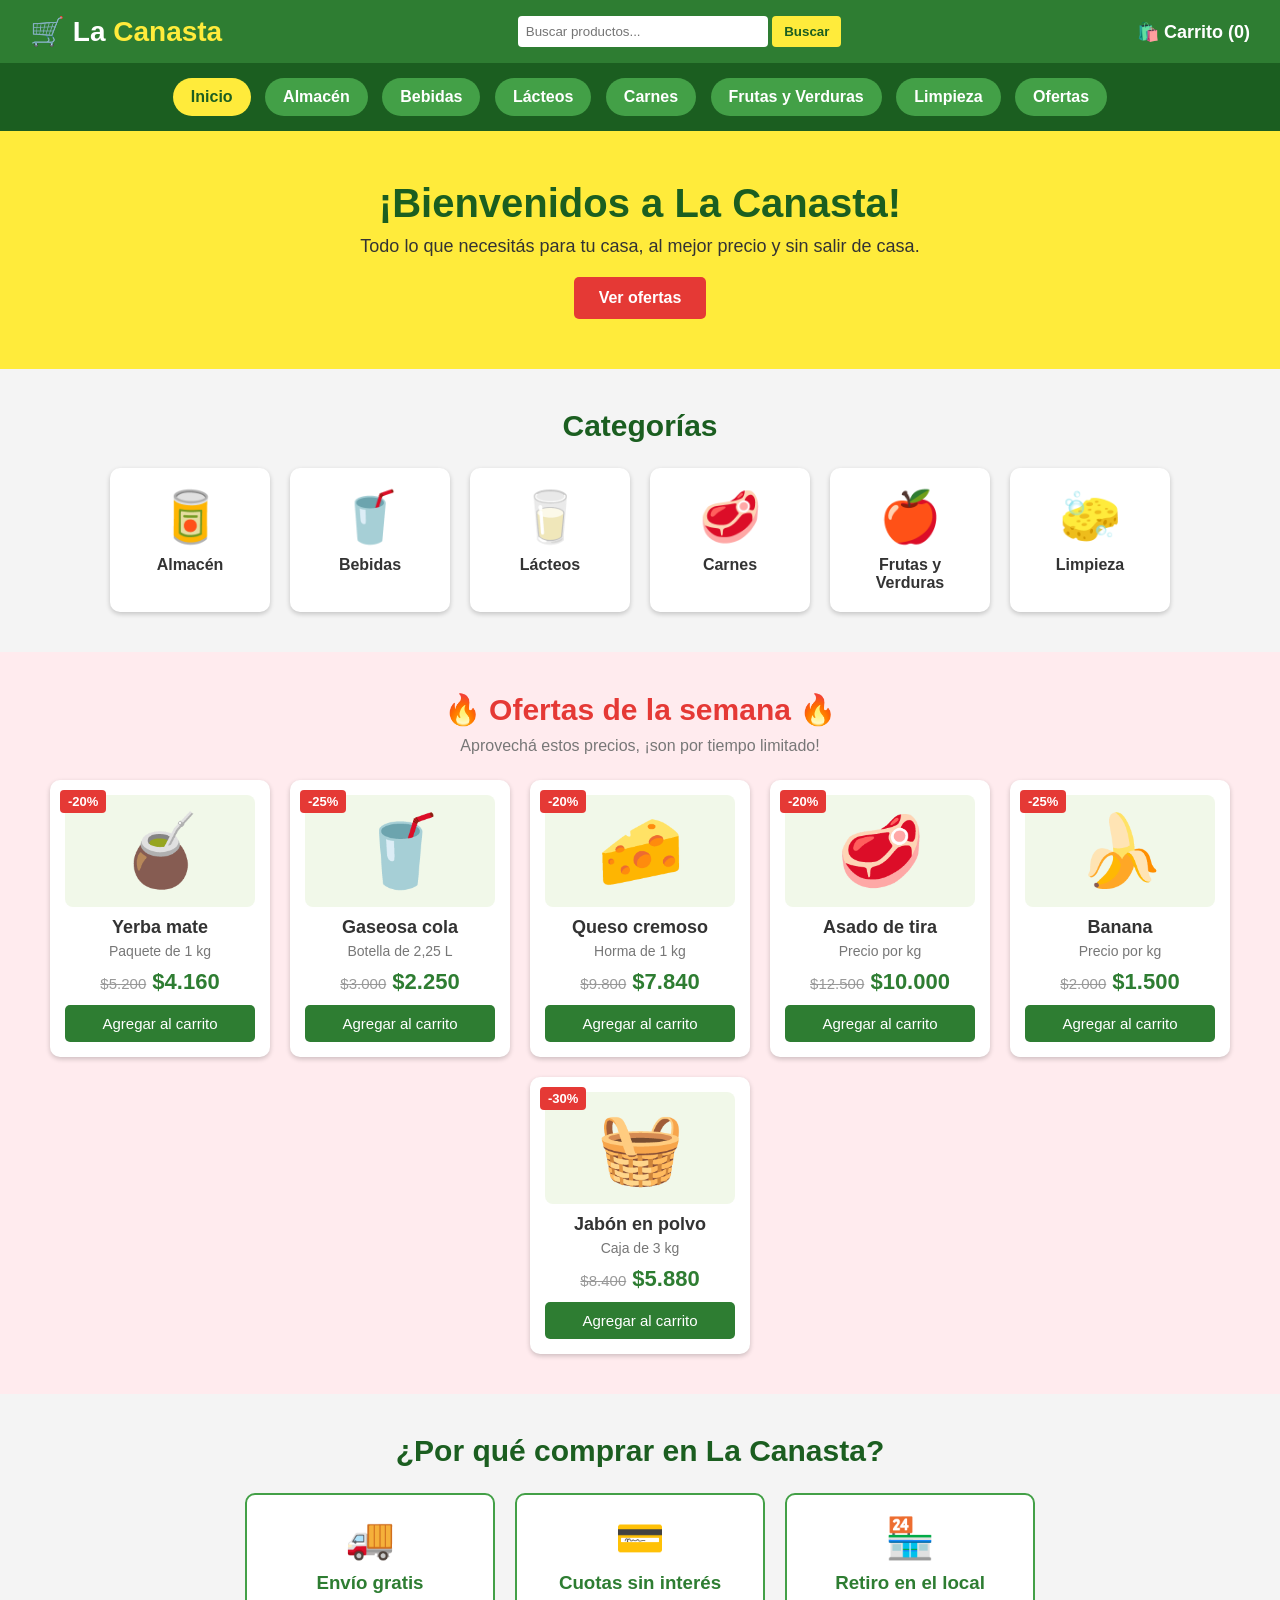
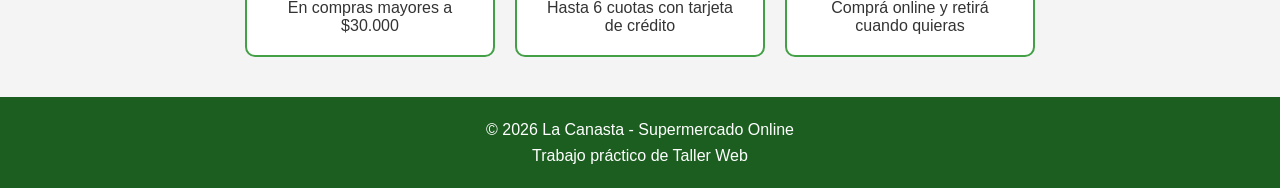
<file: index.html>
<!DOCTYPE html>
<html lang="es">
<head>
  <meta charset="UTF-8">
  <meta name="viewport" content="width=device-width, initial-scale=1.0">
  <title>La Canasta - Supermercado Online</title>
  <link rel="stylesheet" href="css/estilos.css">
</head>
<body>

  <!-- Encabezado -->
  <header class="encabezado">
    <a href="index.html" class="logo">🛒 La <span>Canasta</span></a>

    <form class="buscador">
      <input type="text" placeholder="Buscar productos...">
      <button type="submit">Buscar</button>
    </form>

    <a href="#" class="carrito">🛍️ Carrito (0)</a>
  </header>

  <!-- Menu de categorias -->
  <nav class="menu">
    <a href="index.html" class="activo">Inicio</a>
    <a href="almacen.html">Almacén</a>
    <a href="bebidas.html">Bebidas</a>
    <a href="lacteos.html">Lácteos</a>
    <a href="carnes.html">Carnes</a>
    <a href="frutas-verduras.html">Frutas y Verduras</a>
    <a href="limpieza.html">Limpieza</a>
    <a href="index.html#ofertas">Ofertas</a>
  </nav>

  <!-- Banner principal -->
  <section class="banner">
    <h1>¡Bienvenidos a La Canasta!</h1>
    <p>Todo lo que necesitás para tu casa, al mejor precio y sin salir de casa.</p>
    <a href="#ofertas" class="boton">Ver ofertas</a>
  </section>

  <!-- Categorias -->
  <section class="seccion">
    <h2>Categorías</h2>

    <div class="categorias">
      <a href="almacen.html" class="categoria">
        <div class="icono">🥫</div>
        Almacén
      </a>
      <a href="bebidas.html" class="categoria">
        <div class="icono">🥤</div>
        Bebidas
      </a>
      <a href="lacteos.html" class="categoria">
        <div class="icono">🥛</div>
        Lácteos
      </a>
      <a href="carnes.html" class="categoria">
        <div class="icono">🥩</div>
        Carnes
      </a>
      <a href="frutas-verduras.html" class="categoria">
        <div class="icono">🍎</div>
        Frutas y Verduras
      </a>
      <a href="limpieza.html" class="categoria">
        <div class="icono">🧽</div>
        Limpieza
      </a>
    </div>
  </section>

  <!-- Ofertas -->
  <section class="seccion ofertas" id="ofertas">
    <h2>🔥 Ofertas de la semana 🔥</h2>
    <p class="subtitulo">Aprovechá estos precios, ¡son por tiempo limitado!</p>

    <div class="productos">
      <div class="producto">
        <span class="etiqueta-oferta">-20%</span>
        <div class="imagen">🧉</div>
        <h3>Yerba mate</h3>
        <p class="descripcion">Paquete de 1 kg</p>
        <p class="precio"><span class="precio-viejo">$5.200</span> $4.160</p>
        <button class="boton-agregar">Agregar al carrito</button>
      </div>

      <div class="producto">
        <span class="etiqueta-oferta">-25%</span>
        <div class="imagen">🥤</div>
        <h3>Gaseosa cola</h3>
        <p class="descripcion">Botella de 2,25 L</p>
        <p class="precio"><span class="precio-viejo">$3.000</span> $2.250</p>
        <button class="boton-agregar">Agregar al carrito</button>
      </div>

      <div class="producto">
        <span class="etiqueta-oferta">-20%</span>
        <div class="imagen">🧀</div>
        <h3>Queso cremoso</h3>
        <p class="descripcion">Horma de 1 kg</p>
        <p class="precio"><span class="precio-viejo">$9.800</span> $7.840</p>
        <button class="boton-agregar">Agregar al carrito</button>
      </div>

      <div class="producto">
        <span class="etiqueta-oferta">-20%</span>
        <div class="imagen">🥩</div>
        <h3>Asado de tira</h3>
        <p class="descripcion">Precio por kg</p>
        <p class="precio"><span class="precio-viejo">$12.500</span> $10.000</p>
        <button class="boton-agregar">Agregar al carrito</button>
      </div>

      <div class="producto">
        <span class="etiqueta-oferta">-25%</span>
        <div class="imagen">🍌</div>
        <h3>Banana</h3>
        <p class="descripcion">Precio por kg</p>
        <p class="precio"><span class="precio-viejo">$2.000</span> $1.500</p>
        <button class="boton-agregar">Agregar al carrito</button>
      </div>

      <div class="producto">
        <span class="etiqueta-oferta">-30%</span>
        <div class="imagen">🧺</div>
        <h3>Jabón en polvo</h3>
        <p class="descripcion">Caja de 3 kg</p>
        <p class="precio"><span class="precio-viejo">$8.400</span> $5.880</p>
        <button class="boton-agregar">Agregar al carrito</button>
      </div>
    </div>
  </section>

  <!-- Beneficios -->
  <section class="seccion">
    <h2>¿Por qué comprar en La Canasta?</h2>

    <div class="beneficios">
      <div class="beneficio">
        <div class="icono">🚚</div>
        <h3>Envío gratis</h3>
        <p>En compras mayores a $30.000</p>
      </div>
      <div class="beneficio">
        <div class="icono">💳</div>
        <h3>Cuotas sin interés</h3>
        <p>Hasta 6 cuotas con tarjeta de crédito</p>
      </div>
      <div class="beneficio">
        <div class="icono">🏪</div>
        <h3>Retiro en el local</h3>
        <p>Comprá online y retirá cuando quieras</p>
      </div>
    </div>
  </section>

  <!-- Pie de pagina -->
  <footer class="pie">
    <p>© 2026 La Canasta - Supermercado Online</p>
    <p>Trabajo práctico de Taller Web</p>
  </footer>

</body>
</html>
</file>
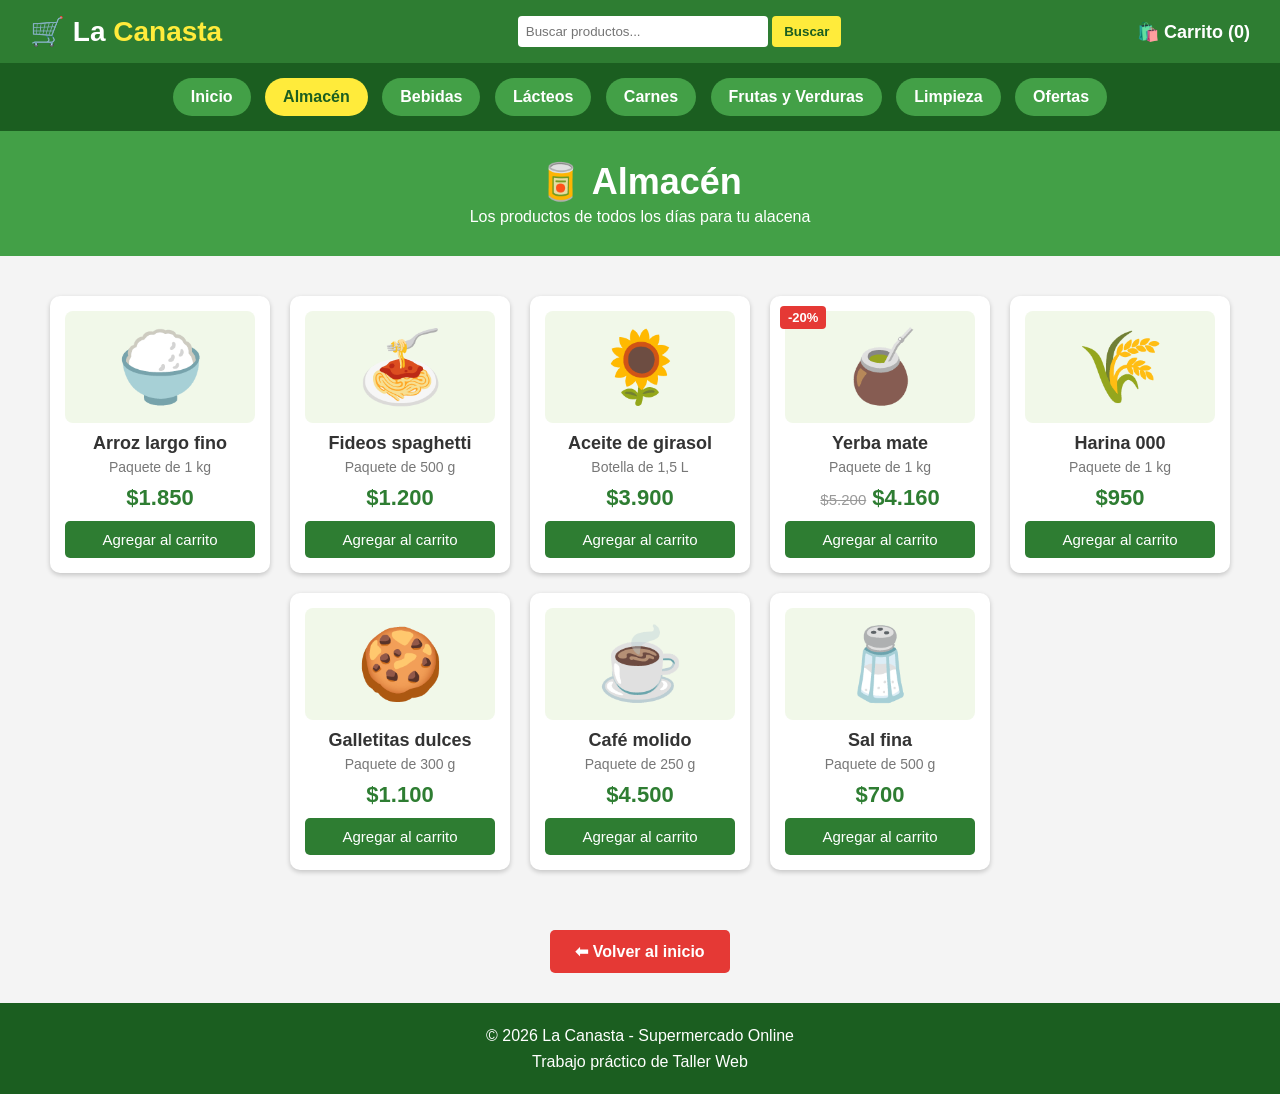
<file: almacen.html>
<!DOCTYPE html>
<html lang="es">
<head>
  <meta charset="UTF-8">
  <meta name="viewport" content="width=device-width, initial-scale=1.0">
  <title>Almacén - La Canasta</title>
  <link rel="stylesheet" href="css/estilos.css">
</head>
<body>

  <!-- Encabezado -->
  <header class="encabezado">
    <a href="index.html" class="logo">🛒 La <span>Canasta</span></a>

    <form class="buscador">
      <input type="text" placeholder="Buscar productos...">
      <button type="submit">Buscar</button>
    </form>

    <a href="#" class="carrito">🛍️ Carrito (0)</a>
  </header>

  <!-- Menu de categorias -->
  <nav class="menu">
    <a href="index.html">Inicio</a>
    <a href="almacen.html" class="activo">Almacén</a>
    <a href="bebidas.html">Bebidas</a>
    <a href="lacteos.html">Lácteos</a>
    <a href="carnes.html">Carnes</a>
    <a href="frutas-verduras.html">Frutas y Verduras</a>
    <a href="limpieza.html">Limpieza</a>
    <a href="index.html#ofertas">Ofertas</a>
  </nav>

  <!-- Titulo de la categoria -->
  <section class="titulo-categoria">
    <h1>🥫 Almacén</h1>
    <p>Los productos de todos los días para tu alacena</p>
  </section>

  <!-- Productos -->
  <section class="seccion">
    <div class="productos">
      <div class="producto">
        <div class="imagen">🍚</div>
        <h3>Arroz largo fino</h3>
        <p class="descripcion">Paquete de 1 kg</p>
        <p class="precio">$1.850</p>
        <button class="boton-agregar">Agregar al carrito</button>
      </div>

      <div class="producto">
        <div class="imagen">🍝</div>
        <h3>Fideos spaghetti</h3>
        <p class="descripcion">Paquete de 500 g</p>
        <p class="precio">$1.200</p>
        <button class="boton-agregar">Agregar al carrito</button>
      </div>

      <div class="producto">
        <div class="imagen">🌻</div>
        <h3>Aceite de girasol</h3>
        <p class="descripcion">Botella de 1,5 L</p>
        <p class="precio">$3.900</p>
        <button class="boton-agregar">Agregar al carrito</button>
      </div>

      <div class="producto">
        <span class="etiqueta-oferta">-20%</span>
        <div class="imagen">🧉</div>
        <h3>Yerba mate</h3>
        <p class="descripcion">Paquete de 1 kg</p>
        <p class="precio"><span class="precio-viejo">$5.200</span> $4.160</p>
        <button class="boton-agregar">Agregar al carrito</button>
      </div>

      <div class="producto">
        <div class="imagen">🌾</div>
        <h3>Harina 000</h3>
        <p class="descripcion">Paquete de 1 kg</p>
        <p class="precio">$950</p>
        <button class="boton-agregar">Agregar al carrito</button>
      </div>

      <div class="producto">
        <div class="imagen">🍪</div>
        <h3>Galletitas dulces</h3>
        <p class="descripcion">Paquete de 300 g</p>
        <p class="precio">$1.100</p>
        <button class="boton-agregar">Agregar al carrito</button>
      </div>

      <div class="producto">
        <div class="imagen">☕</div>
        <h3>Café molido</h3>
        <p class="descripcion">Paquete de 250 g</p>
        <p class="precio">$4.500</p>
        <button class="boton-agregar">Agregar al carrito</button>
      </div>

      <div class="producto">
        <div class="imagen">🧂</div>
        <h3>Sal fina</h3>
        <p class="descripcion">Paquete de 500 g</p>
        <p class="precio">$700</p>
        <button class="boton-agregar">Agregar al carrito</button>
      </div>
    </div>
  </section>

  <div class="volver">
    <a href="index.html" class="boton">⬅ Volver al inicio</a>
  </div>

  <!-- Pie de pagina -->
  <footer class="pie">
    <p>© 2026 La Canasta - Supermercado Online</p>
    <p>Trabajo práctico de Taller Web</p>
  </footer>

</body>
</html>
</file>
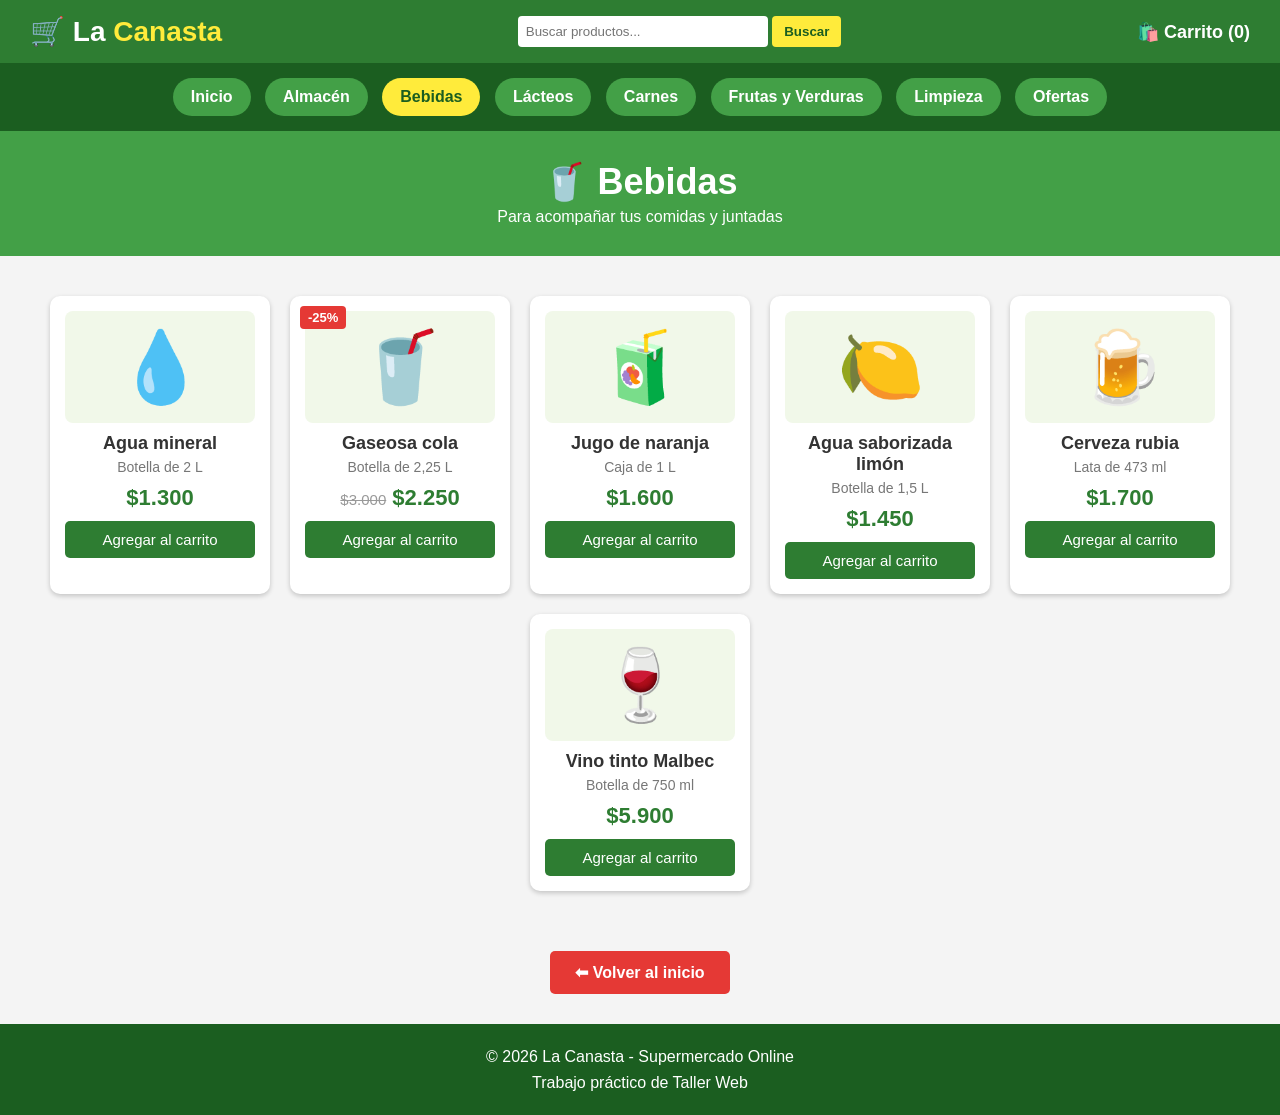
<file: bebidas.html>
<!DOCTYPE html>
<html lang="es">
<head>
  <meta charset="UTF-8">
  <meta name="viewport" content="width=device-width, initial-scale=1.0">
  <title>Bebidas - La Canasta</title>
  <link rel="stylesheet" href="css/estilos.css">
</head>
<body>

  <!-- Encabezado -->
  <header class="encabezado">
    <a href="index.html" class="logo">🛒 La <span>Canasta</span></a>

    <form class="buscador">
      <input type="text" placeholder="Buscar productos...">
      <button type="submit">Buscar</button>
    </form>

    <a href="#" class="carrito">🛍️ Carrito (0)</a>
  </header>

  <!-- Menu de categorias -->
  <nav class="menu">
    <a href="index.html">Inicio</a>
    <a href="almacen.html">Almacén</a>
    <a href="bebidas.html" class="activo">Bebidas</a>
    <a href="lacteos.html">Lácteos</a>
    <a href="carnes.html">Carnes</a>
    <a href="frutas-verduras.html">Frutas y Verduras</a>
    <a href="limpieza.html">Limpieza</a>
    <a href="index.html#ofertas">Ofertas</a>
  </nav>

  <!-- Titulo de la categoria -->
  <section class="titulo-categoria">
    <h1>🥤 Bebidas</h1>
    <p>Para acompañar tus comidas y juntadas</p>
  </section>

  <!-- Productos -->
  <section class="seccion">
    <div class="productos">
      <div class="producto">
        <div class="imagen">💧</div>
        <h3>Agua mineral</h3>
        <p class="descripcion">Botella de 2 L</p>
        <p class="precio">$1.300</p>
        <button class="boton-agregar">Agregar al carrito</button>
      </div>

      <div class="producto">
        <span class="etiqueta-oferta">-25%</span>
        <div class="imagen">🥤</div>
        <h3>Gaseosa cola</h3>
        <p class="descripcion">Botella de 2,25 L</p>
        <p class="precio"><span class="precio-viejo">$3.000</span> $2.250</p>
        <button class="boton-agregar">Agregar al carrito</button>
      </div>

      <div class="producto">
        <div class="imagen">🧃</div>
        <h3>Jugo de naranja</h3>
        <p class="descripcion">Caja de 1 L</p>
        <p class="precio">$1.600</p>
        <button class="boton-agregar">Agregar al carrito</button>
      </div>

      <div class="producto">
        <div class="imagen">🍋</div>
        <h3>Agua saborizada limón</h3>
        <p class="descripcion">Botella de 1,5 L</p>
        <p class="precio">$1.450</p>
        <button class="boton-agregar">Agregar al carrito</button>
      </div>

      <div class="producto">
        <div class="imagen">🍺</div>
        <h3>Cerveza rubia</h3>
        <p class="descripcion">Lata de 473 ml</p>
        <p class="precio">$1.700</p>
        <button class="boton-agregar">Agregar al carrito</button>
      </div>

      <div class="producto">
        <div class="imagen">🍷</div>
        <h3>Vino tinto Malbec</h3>
        <p class="descripcion">Botella de 750 ml</p>
        <p class="precio">$5.900</p>
        <button class="boton-agregar">Agregar al carrito</button>
      </div>
    </div>
  </section>

  <div class="volver">
    <a href="index.html" class="boton">⬅ Volver al inicio</a>
  </div>

  <!-- Pie de pagina -->
  <footer class="pie">
    <p>© 2026 La Canasta - Supermercado Online</p>
    <p>Trabajo práctico de Taller Web</p>
  </footer>

</body>
</html>
</file>
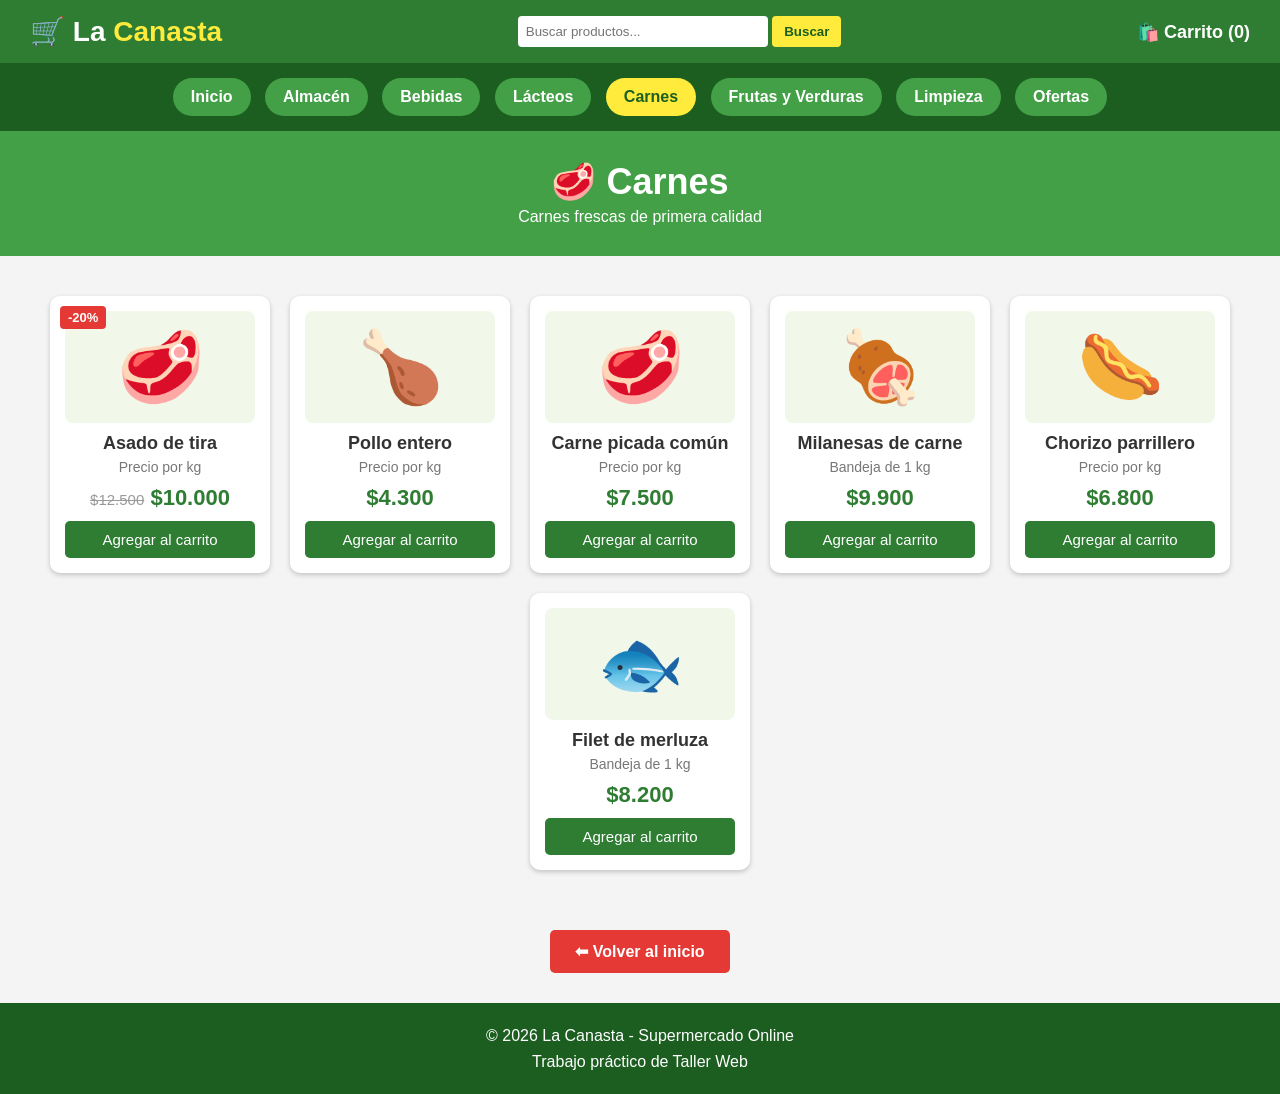
<file: carnes.html>
<!DOCTYPE html>
<html lang="es">
<head>
  <meta charset="UTF-8">
  <meta name="viewport" content="width=device-width, initial-scale=1.0">
  <title>Carnes - La Canasta</title>
  <link rel="stylesheet" href="css/estilos.css">
</head>
<body>

  <!-- Encabezado -->
  <header class="encabezado">
    <a href="index.html" class="logo">🛒 La <span>Canasta</span></a>

    <form class="buscador">
      <input type="text" placeholder="Buscar productos...">
      <button type="submit">Buscar</button>
    </form>

    <a href="#" class="carrito">🛍️ Carrito (0)</a>
  </header>

  <!-- Menu de categorias -->
  <nav class="menu">
    <a href="index.html">Inicio</a>
    <a href="almacen.html">Almacén</a>
    <a href="bebidas.html">Bebidas</a>
    <a href="lacteos.html">Lácteos</a>
    <a href="carnes.html" class="activo">Carnes</a>
    <a href="frutas-verduras.html">Frutas y Verduras</a>
    <a href="limpieza.html">Limpieza</a>
    <a href="index.html#ofertas">Ofertas</a>
  </nav>

  <!-- Titulo de la categoria -->
  <section class="titulo-categoria">
    <h1>🥩 Carnes</h1>
    <p>Carnes frescas de primera calidad</p>
  </section>

  <!-- Productos -->
  <section class="seccion">
    <div class="productos">
      <div class="producto">
        <span class="etiqueta-oferta">-20%</span>
        <div class="imagen">🥩</div>
        <h3>Asado de tira</h3>
        <p class="descripcion">Precio por kg</p>
        <p class="precio"><span class="precio-viejo">$12.500</span> $10.000</p>
        <button class="boton-agregar">Agregar al carrito</button>
      </div>

      <div class="producto">
        <div class="imagen">🍗</div>
        <h3>Pollo entero</h3>
        <p class="descripcion">Precio por kg</p>
        <p class="precio">$4.300</p>
        <button class="boton-agregar">Agregar al carrito</button>
      </div>

      <div class="producto">
        <div class="imagen">🥩</div>
        <h3>Carne picada común</h3>
        <p class="descripcion">Precio por kg</p>
        <p class="precio">$7.500</p>
        <button class="boton-agregar">Agregar al carrito</button>
      </div>

      <div class="producto">
        <div class="imagen">🍖</div>
        <h3>Milanesas de carne</h3>
        <p class="descripcion">Bandeja de 1 kg</p>
        <p class="precio">$9.900</p>
        <button class="boton-agregar">Agregar al carrito</button>
      </div>

      <div class="producto">
        <div class="imagen">🌭</div>
        <h3>Chorizo parrillero</h3>
        <p class="descripcion">Precio por kg</p>
        <p class="precio">$6.800</p>
        <button class="boton-agregar">Agregar al carrito</button>
      </div>

      <div class="producto">
        <div class="imagen">🐟</div>
        <h3>Filet de merluza</h3>
        <p class="descripcion">Bandeja de 1 kg</p>
        <p class="precio">$8.200</p>
        <button class="boton-agregar">Agregar al carrito</button>
      </div>
    </div>
  </section>

  <div class="volver">
    <a href="index.html" class="boton">⬅ Volver al inicio</a>
  </div>

  <!-- Pie de pagina -->
  <footer class="pie">
    <p>© 2026 La Canasta - Supermercado Online</p>
    <p>Trabajo práctico de Taller Web</p>
  </footer>

</body>
</html>
</file>
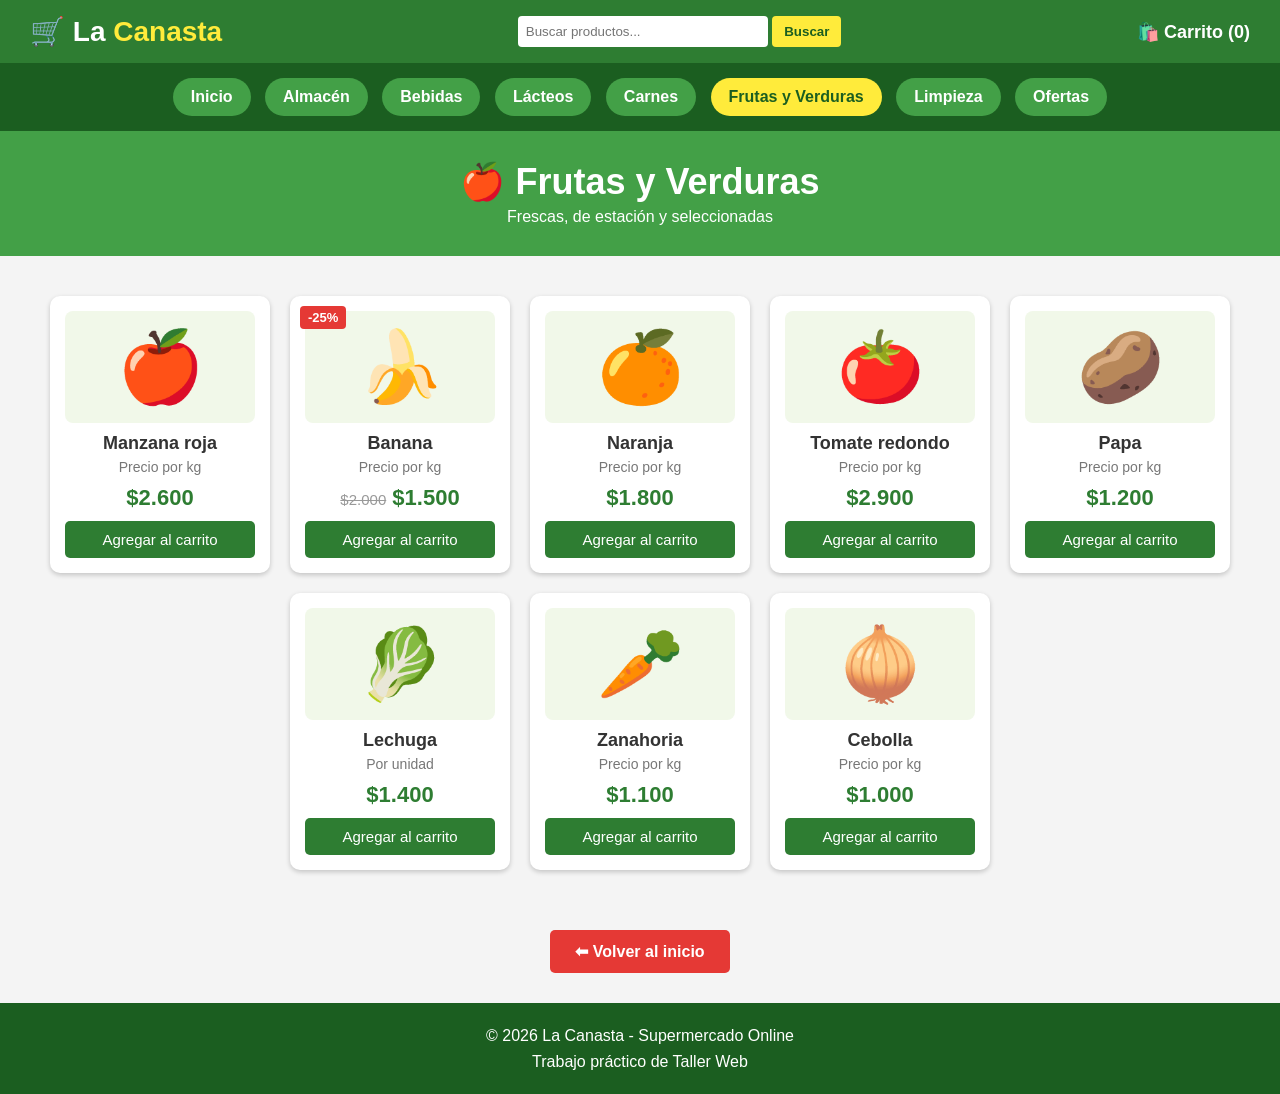
<file: frutas-verduras.html>
<!DOCTYPE html>
<html lang="es">
<head>
  <meta charset="UTF-8">
  <meta name="viewport" content="width=device-width, initial-scale=1.0">
  <title>Frutas y Verduras - La Canasta</title>
  <link rel="stylesheet" href="css/estilos.css">
</head>
<body>

  <!-- Encabezado -->
  <header class="encabezado">
    <a href="index.html" class="logo">🛒 La <span>Canasta</span></a>

    <form class="buscador">
      <input type="text" placeholder="Buscar productos...">
      <button type="submit">Buscar</button>
    </form>

    <a href="#" class="carrito">🛍️ Carrito (0)</a>
  </header>

  <!-- Menu de categorias -->
  <nav class="menu">
    <a href="index.html">Inicio</a>
    <a href="almacen.html">Almacén</a>
    <a href="bebidas.html">Bebidas</a>
    <a href="lacteos.html">Lácteos</a>
    <a href="carnes.html">Carnes</a>
    <a href="frutas-verduras.html" class="activo">Frutas y Verduras</a>
    <a href="limpieza.html">Limpieza</a>
    <a href="index.html#ofertas">Ofertas</a>
  </nav>

  <!-- Titulo de la categoria -->
  <section class="titulo-categoria">
    <h1>🍎 Frutas y Verduras</h1>
    <p>Frescas, de estación y seleccionadas</p>
  </section>

  <!-- Productos -->
  <section class="seccion">
    <div class="productos">
      <div class="producto">
        <div class="imagen">🍎</div>
        <h3>Manzana roja</h3>
        <p class="descripcion">Precio por kg</p>
        <p class="precio">$2.600</p>
        <button class="boton-agregar">Agregar al carrito</button>
      </div>

      <div class="producto">
        <span class="etiqueta-oferta">-25%</span>
        <div class="imagen">🍌</div>
        <h3>Banana</h3>
        <p class="descripcion">Precio por kg</p>
        <p class="precio"><span class="precio-viejo">$2.000</span> $1.500</p>
        <button class="boton-agregar">Agregar al carrito</button>
      </div>

      <div class="producto">
        <div class="imagen">🍊</div>
        <h3>Naranja</h3>
        <p class="descripcion">Precio por kg</p>
        <p class="precio">$1.800</p>
        <button class="boton-agregar">Agregar al carrito</button>
      </div>

      <div class="producto">
        <div class="imagen">🍅</div>
        <h3>Tomate redondo</h3>
        <p class="descripcion">Precio por kg</p>
        <p class="precio">$2.900</p>
        <button class="boton-agregar">Agregar al carrito</button>
      </div>

      <div class="producto">
        <div class="imagen">🥔</div>
        <h3>Papa</h3>
        <p class="descripcion">Precio por kg</p>
        <p class="precio">$1.200</p>
        <button class="boton-agregar">Agregar al carrito</button>
      </div>

      <div class="producto">
        <div class="imagen">🥬</div>
        <h3>Lechuga</h3>
        <p class="descripcion">Por unidad</p>
        <p class="precio">$1.400</p>
        <button class="boton-agregar">Agregar al carrito</button>
      </div>

      <div class="producto">
        <div class="imagen">🥕</div>
        <h3>Zanahoria</h3>
        <p class="descripcion">Precio por kg</p>
        <p class="precio">$1.100</p>
        <button class="boton-agregar">Agregar al carrito</button>
      </div>

      <div class="producto">
        <div class="imagen">🧅</div>
        <h3>Cebolla</h3>
        <p class="descripcion">Precio por kg</p>
        <p class="precio">$1.000</p>
        <button class="boton-agregar">Agregar al carrito</button>
      </div>
    </div>
  </section>

  <div class="volver">
    <a href="index.html" class="boton">⬅ Volver al inicio</a>
  </div>

  <!-- Pie de pagina -->
  <footer class="pie">
    <p>© 2026 La Canasta - Supermercado Online</p>
    <p>Trabajo práctico de Taller Web</p>
  </footer>

</body>
</html>
</file>
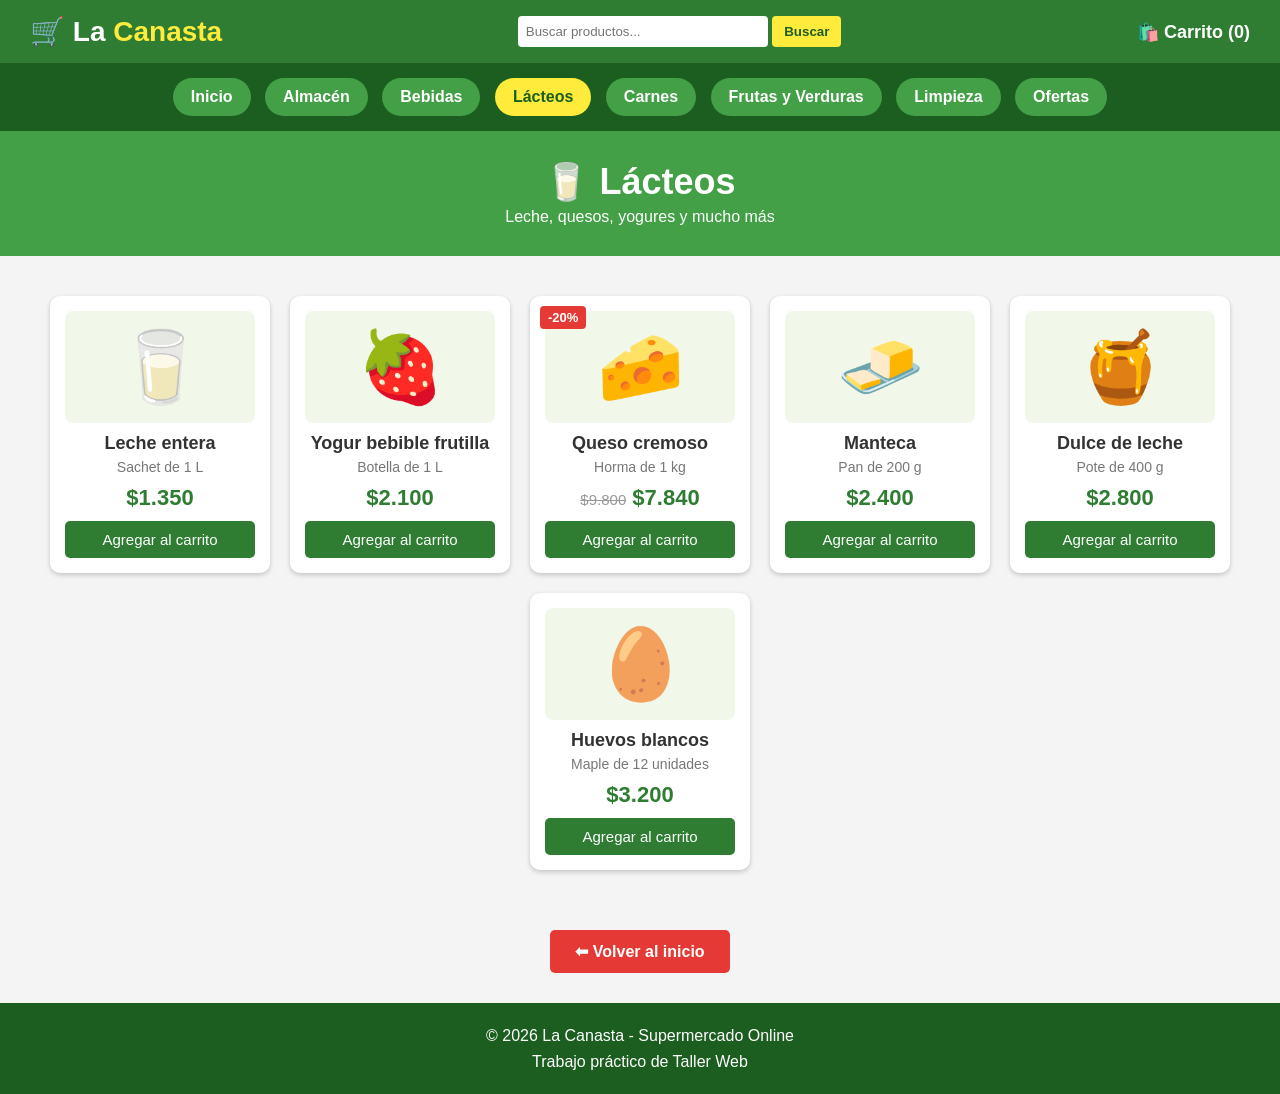
<file: lacteos.html>
<!DOCTYPE html>
<html lang="es">
<head>
  <meta charset="UTF-8">
  <meta name="viewport" content="width=device-width, initial-scale=1.0">
  <title>Lácteos - La Canasta</title>
  <link rel="stylesheet" href="css/estilos.css">
</head>
<body>

  <!-- Encabezado -->
  <header class="encabezado">
    <a href="index.html" class="logo">🛒 La <span>Canasta</span></a>

    <form class="buscador">
      <input type="text" placeholder="Buscar productos...">
      <button type="submit">Buscar</button>
    </form>

    <a href="#" class="carrito">🛍️ Carrito (0)</a>
  </header>

  <!-- Menu de categorias -->
  <nav class="menu">
    <a href="index.html">Inicio</a>
    <a href="almacen.html">Almacén</a>
    <a href="bebidas.html">Bebidas</a>
    <a href="lacteos.html" class="activo">Lácteos</a>
    <a href="carnes.html">Carnes</a>
    <a href="frutas-verduras.html">Frutas y Verduras</a>
    <a href="limpieza.html">Limpieza</a>
    <a href="index.html#ofertas">Ofertas</a>
  </nav>

  <!-- Titulo de la categoria -->
  <section class="titulo-categoria">
    <h1>🥛 Lácteos</h1>
    <p>Leche, quesos, yogures y mucho más</p>
  </section>

  <!-- Productos -->
  <section class="seccion">
    <div class="productos">
      <div class="producto">
        <div class="imagen">🥛</div>
        <h3>Leche entera</h3>
        <p class="descripcion">Sachet de 1 L</p>
        <p class="precio">$1.350</p>
        <button class="boton-agregar">Agregar al carrito</button>
      </div>

      <div class="producto">
        <div class="imagen">🍓</div>
        <h3>Yogur bebible frutilla</h3>
        <p class="descripcion">Botella de 1 L</p>
        <p class="precio">$2.100</p>
        <button class="boton-agregar">Agregar al carrito</button>
      </div>

      <div class="producto">
        <span class="etiqueta-oferta">-20%</span>
        <div class="imagen">🧀</div>
        <h3>Queso cremoso</h3>
        <p class="descripcion">Horma de 1 kg</p>
        <p class="precio"><span class="precio-viejo">$9.800</span> $7.840</p>
        <button class="boton-agregar">Agregar al carrito</button>
      </div>

      <div class="producto">
        <div class="imagen">🧈</div>
        <h3>Manteca</h3>
        <p class="descripcion">Pan de 200 g</p>
        <p class="precio">$2.400</p>
        <button class="boton-agregar">Agregar al carrito</button>
      </div>

      <div class="producto">
        <div class="imagen">🍯</div>
        <h3>Dulce de leche</h3>
        <p class="descripcion">Pote de 400 g</p>
        <p class="precio">$2.800</p>
        <button class="boton-agregar">Agregar al carrito</button>
      </div>

      <div class="producto">
        <div class="imagen">🥚</div>
        <h3>Huevos blancos</h3>
        <p class="descripcion">Maple de 12 unidades</p>
        <p class="precio">$3.200</p>
        <button class="boton-agregar">Agregar al carrito</button>
      </div>
    </div>
  </section>

  <div class="volver">
    <a href="index.html" class="boton">⬅ Volver al inicio</a>
  </div>

  <!-- Pie de pagina -->
  <footer class="pie">
    <p>© 2026 La Canasta - Supermercado Online</p>
    <p>Trabajo práctico de Taller Web</p>
  </footer>

</body>
</html>
</file>
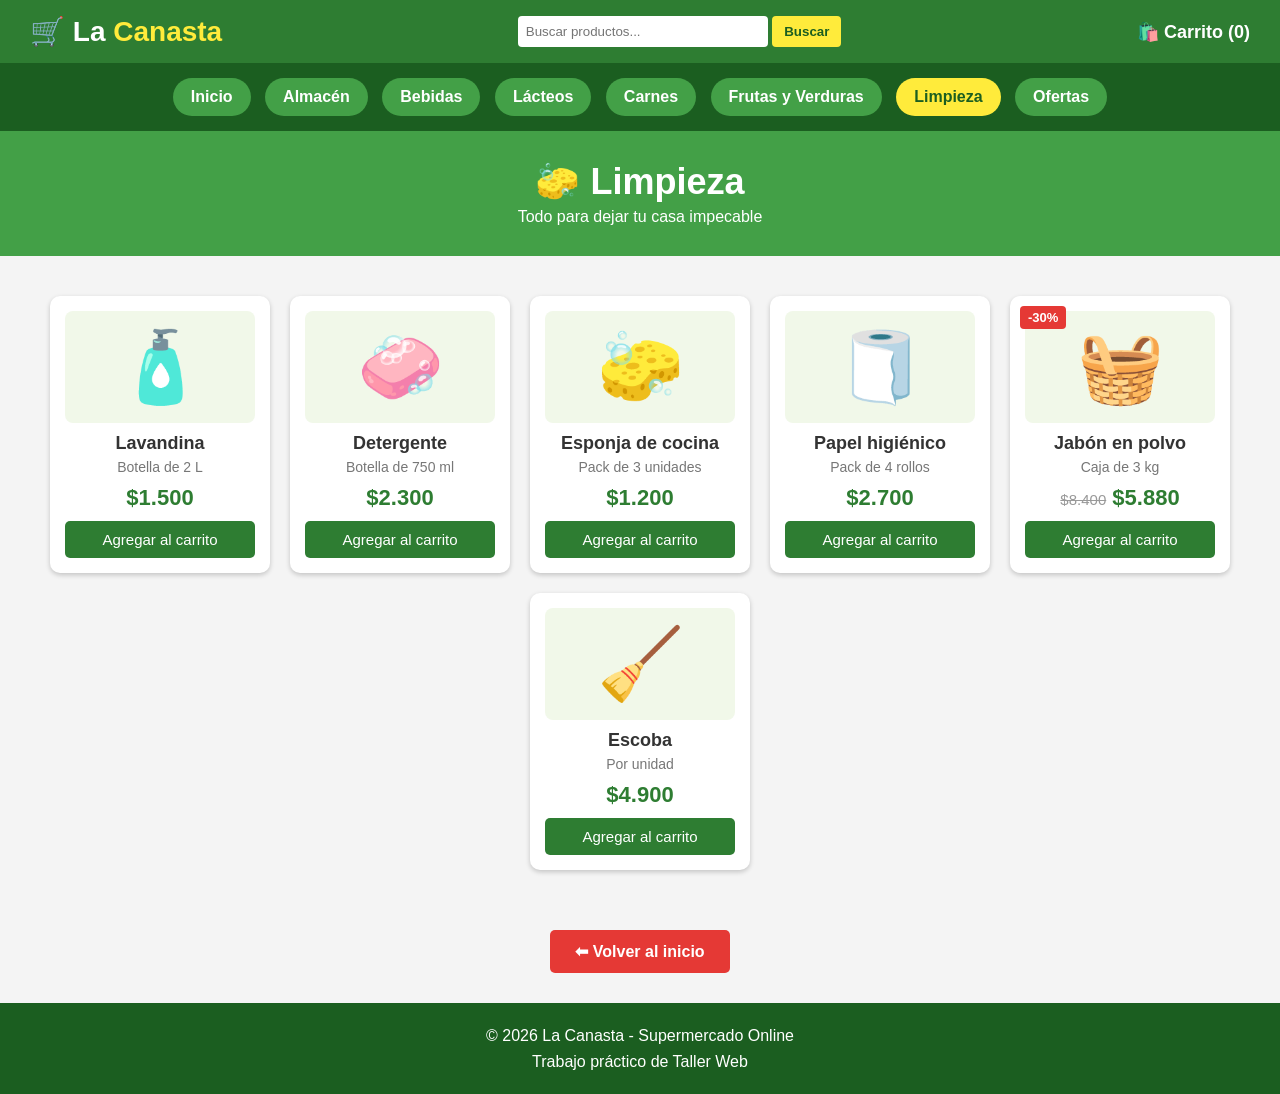
<file: limpieza.html>
<!DOCTYPE html>
<html lang="es">
<head>
  <meta charset="UTF-8">
  <meta name="viewport" content="width=device-width, initial-scale=1.0">
  <title>Limpieza - La Canasta</title>
  <link rel="stylesheet" href="css/estilos.css">
</head>
<body>

  <!-- Encabezado -->
  <header class="encabezado">
    <a href="index.html" class="logo">🛒 La <span>Canasta</span></a>

    <form class="buscador">
      <input type="text" placeholder="Buscar productos...">
      <button type="submit">Buscar</button>
    </form>

    <a href="#" class="carrito">🛍️ Carrito (0)</a>
  </header>

  <!-- Menu de categorias -->
  <nav class="menu">
    <a href="index.html">Inicio</a>
    <a href="almacen.html">Almacén</a>
    <a href="bebidas.html">Bebidas</a>
    <a href="lacteos.html">Lácteos</a>
    <a href="carnes.html">Carnes</a>
    <a href="frutas-verduras.html">Frutas y Verduras</a>
    <a href="limpieza.html" class="activo">Limpieza</a>
    <a href="index.html#ofertas">Ofertas</a>
  </nav>

  <!-- Titulo de la categoria -->
  <section class="titulo-categoria">
    <h1>🧽 Limpieza</h1>
    <p>Todo para dejar tu casa impecable</p>
  </section>

  <!-- Productos -->
  <section class="seccion">
    <div class="productos">
      <div class="producto">
        <div class="imagen">🧴</div>
        <h3>Lavandina</h3>
        <p class="descripcion">Botella de 2 L</p>
        <p class="precio">$1.500</p>
        <button class="boton-agregar">Agregar al carrito</button>
      </div>

      <div class="producto">
        <div class="imagen">🧼</div>
        <h3>Detergente</h3>
        <p class="descripcion">Botella de 750 ml</p>
        <p class="precio">$2.300</p>
        <button class="boton-agregar">Agregar al carrito</button>
      </div>

      <div class="producto">
        <div class="imagen">🧽</div>
        <h3>Esponja de cocina</h3>
        <p class="descripcion">Pack de 3 unidades</p>
        <p class="precio">$1.200</p>
        <button class="boton-agregar">Agregar al carrito</button>
      </div>

      <div class="producto">
        <div class="imagen">🧻</div>
        <h3>Papel higiénico</h3>
        <p class="descripcion">Pack de 4 rollos</p>
        <p class="precio">$2.700</p>
        <button class="boton-agregar">Agregar al carrito</button>
      </div>

      <div class="producto">
        <span class="etiqueta-oferta">-30%</span>
        <div class="imagen">🧺</div>
        <h3>Jabón en polvo</h3>
        <p class="descripcion">Caja de 3 kg</p>
        <p class="precio"><span class="precio-viejo">$8.400</span> $5.880</p>
        <button class="boton-agregar">Agregar al carrito</button>
      </div>

      <div class="producto">
        <div class="imagen">🧹</div>
        <h3>Escoba</h3>
        <p class="descripcion">Por unidad</p>
        <p class="precio">$4.900</p>
        <button class="boton-agregar">Agregar al carrito</button>
      </div>
    </div>
  </section>

  <div class="volver">
    <a href="index.html" class="boton">⬅ Volver al inicio</a>
  </div>

  <!-- Pie de pagina -->
  <footer class="pie">
    <p>© 2026 La Canasta - Supermercado Online</p>
    <p>Trabajo práctico de Taller Web</p>
  </footer>

</body>
</html>
</file>
<file: css/estilos.css>
/* ===== Estilos generales ===== */
* {
  margin: 0;
  padding: 0;
  box-sizing: border-box;
}

body {
  font-family: Arial, Helvetica, sans-serif;
  background-color: #f4f4f4;
  color: #333;
}

a {
  text-decoration: none;
}

/* ===== Encabezado ===== */
.encabezado {
  background-color: #2e7d32;
  color: white;
  padding: 15px 30px;
  display: flex;
  justify-content: space-between;
  align-items: center;
  flex-wrap: wrap;
  gap: 15px;
}

.logo {
  font-size: 28px;
  font-weight: bold;
  color: white;
}

.logo span {
  color: #ffeb3b;
}

.buscador input {
  padding: 8px;
  width: 250px;
  border: none;
  border-radius: 4px;
}

.buscador button {
  padding: 8px 12px;
  border: none;
  border-radius: 4px;
  background-color: #ffeb3b;
  color: #1b5e20;
  font-weight: bold;
  cursor: pointer;
}

.carrito {
  color: white;
  font-weight: bold;
  font-size: 18px;
}

/* ===== Menu de categorias ===== */
.menu {
  background-color: #1b5e20;
  padding: 10px;
  text-align: center;
}

.menu a {
  display: inline-block;
  background-color: #43a047;
  color: white;
  padding: 10px 18px;
  margin: 5px;
  border-radius: 20px;
  font-weight: bold;
}

.menu a:hover,
.menu a.activo {
  background-color: #ffeb3b;
  color: #1b5e20;
}

/* ===== Banner del inicio ===== */
.banner {
  background-color: #ffeb3b;
  text-align: center;
  padding: 50px 20px;
}

.banner h1 {
  font-size: 40px;
  color: #1b5e20;
  margin-bottom: 10px;
}

.banner p {
  font-size: 18px;
}

.boton {
  display: inline-block;
  background-color: #e53935;
  color: white;
  padding: 12px 25px;
  border-radius: 5px;
  margin-top: 20px;
  font-weight: bold;
}

.boton:hover {
  background-color: #b71c1c;
}

/* ===== Secciones ===== */
.seccion {
  padding: 40px 30px;
}

.seccion h2 {
  text-align: center;
  font-size: 30px;
  color: #1b5e20;
  margin-bottom: 25px;
}

/* ===== Categorias del inicio ===== */
.categorias {
  display: flex;
  flex-wrap: wrap;
  justify-content: center;
  gap: 20px;
}

.categoria {
  background-color: white;
  width: 160px;
  padding: 20px;
  text-align: center;
  border-radius: 10px;
  box-shadow: 0 2px 5px rgba(0, 0, 0, 0.2);
  color: #333;
  font-weight: bold;
  transition: transform 0.2s;
}

.categoria:hover {
  transform: scale(1.05);
  background-color: #e8f5e9;
}

.categoria .icono {
  font-size: 50px;
  margin-bottom: 10px;
}

/* ===== Productos ===== */
.productos {
  display: flex;
  flex-wrap: wrap;
  justify-content: center;
  gap: 20px;
}

.producto {
  background-color: white;
  width: 220px;
  padding: 15px;
  border-radius: 10px;
  text-align: center;
  box-shadow: 0 2px 5px rgba(0, 0, 0, 0.2);
  position: relative;
}

.producto .imagen {
  font-size: 70px;
  background-color: #f1f8e9;
  border-radius: 8px;
  padding: 15px 0;
  margin-bottom: 10px;
}

.producto h3 {
  font-size: 18px;
  margin-bottom: 5px;
}

.descripcion {
  font-size: 14px;
  color: #777;
}

.precio {
  font-size: 22px;
  font-weight: bold;
  color: #2e7d32;
  margin: 10px 0;
}

.precio-viejo {
  text-decoration: line-through;
  color: #999;
  font-size: 15px;
  font-weight: normal;
}

.etiqueta-oferta {
  position: absolute;
  top: 10px;
  left: 10px;
  background-color: #e53935;
  color: white;
  padding: 4px 8px;
  font-size: 13px;
  font-weight: bold;
  border-radius: 4px;
}

.boton-agregar {
  background-color: #2e7d32;
  color: white;
  border: none;
  padding: 10px;
  width: 100%;
  border-radius: 5px;
  font-size: 15px;
  cursor: pointer;
}

.boton-agregar:hover {
  background-color: #1b5e20;
}

/* ===== Seccion de ofertas ===== */
.ofertas {
  background-color: #ffebee;
}

.ofertas h2 {
  color: #e53935;
}

.ofertas .subtitulo {
  text-align: center;
  margin-top: -15px;
  margin-bottom: 25px;
  color: #777;
}

/* ===== Beneficios ===== */
.beneficios {
  display: flex;
  flex-wrap: wrap;
  justify-content: center;
  gap: 20px;
}

.beneficio {
  background-color: white;
  width: 250px;
  padding: 20px;
  text-align: center;
  border-radius: 10px;
  border: 2px solid #43a047;
}

.beneficio .icono {
  font-size: 40px;
}

.beneficio h3 {
  color: #2e7d32;
  margin: 10px 0 5px 0;
}

/* ===== Titulo de las paginas de categoria ===== */
.titulo-categoria {
  background-color: #43a047;
  color: white;
  text-align: center;
  padding: 30px 20px;
}

.titulo-categoria h1 {
  font-size: 36px;
  margin-bottom: 5px;
}

.volver {
  text-align: center;
  margin-bottom: 30px;
}

/* ===== Pie de pagina ===== */
.pie {
  background-color: #1b5e20;
  color: white;
  text-align: center;
  padding: 20px;
  line-height: 1.6;
}

/* ===== Para celulares ===== */
@media (max-width: 600px) {
  .encabezado {
    flex-direction: column;
    text-align: center;
  }

  .buscador input {
    width: 180px;
  }

  .banner h1 {
    font-size: 28px;
  }

  .seccion {
    padding: 30px 15px;
  }

  .producto {
    width: 100%;
  }
}
</file>
